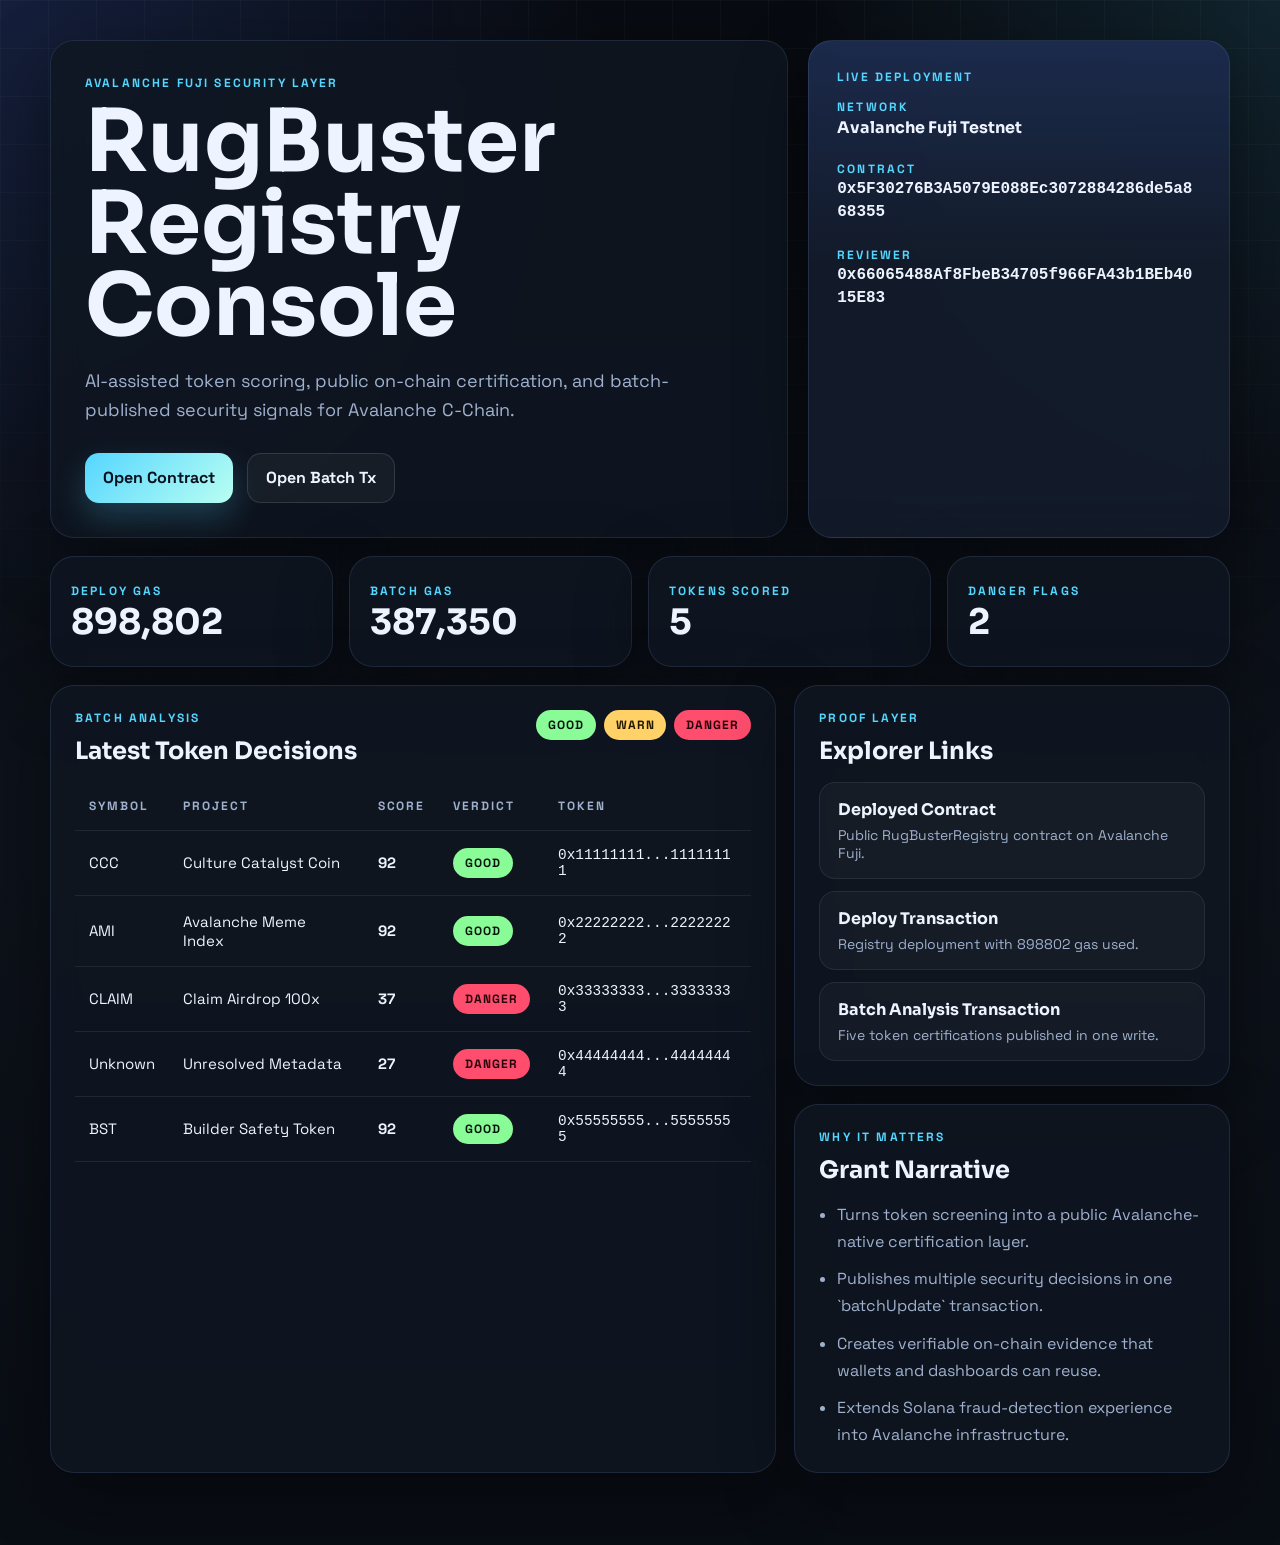
<file: ui/index.html>
<!DOCTYPE html>
<html lang="en">
<head>
  <meta charset="UTF-8">
  <meta name="viewport" content="width=device-width, initial-scale=1.0">
  <title>RugBuster Avalanche Console</title>
  <link rel="preconnect" href="https://fonts.googleapis.com">
  <link rel="preconnect" href="https://fonts.gstatic.com" crossorigin>
  <link href="https://fonts.googleapis.com/css2?family=Space+Grotesk:wght@400;500;700&family=Sora:wght@600;700;800&display=swap" rel="stylesheet">
  <link rel="stylesheet" href="./styles.css">
</head>
<body>
  <div class="grid-shell"></div>
  <main class="page">
    <section class="hero">
      <div class="hero-copy">
        <p class="eyebrow">Avalanche Fuji Security Layer</p>
        <h1>RugBuster Registry Console</h1>
        <p class="lede">
          AI-assisted token scoring, public on-chain certification, and batch-published
          security signals for Avalanche C-Chain.
        </p>
        <div class="hero-actions">
          <a class="button primary" id="contract-link" target="_blank" rel="noreferrer">Open Contract</a>
          <a class="button secondary" id="batch-link" target="_blank" rel="noreferrer">Open Batch Tx</a>
        </div>
      </div>
      <aside class="hero-panel">
        <p class="panel-label">Live Deployment</p>
        <div class="stat-stack">
          <div>
            <span class="stat-label">Network</span>
            <strong id="network-name"></strong>
          </div>
          <div>
            <span class="stat-label">Contract</span>
            <strong class="mono" id="contract-address"></strong>
          </div>
          <div>
            <span class="stat-label">Reviewer</span>
            <strong class="mono" id="reviewer-address"></strong>
          </div>
        </div>
      </aside>
    </section>

    <section class="summary-band">
      <article class="metric-card">
        <span class="metric-label">Deploy Gas</span>
        <strong id="deploy-gas"></strong>
      </article>
      <article class="metric-card">
        <span class="metric-label">Batch Gas</span>
        <strong id="batch-gas"></strong>
      </article>
      <article class="metric-card">
        <span class="metric-label">Tokens Scored</span>
        <strong id="token-count"></strong>
      </article>
      <article class="metric-card">
        <span class="metric-label">Danger Flags</span>
        <strong id="danger-count"></strong>
      </article>
    </section>

    <section class="content-grid">
      <section class="surface wide">
        <div class="surface-head">
          <div>
            <p class="surface-kicker">Batch Analysis</p>
            <h2>Latest Token Decisions</h2>
          </div>
          <div class="legend">
            <span class="pill good">GOOD</span>
            <span class="pill warn">WARN</span>
            <span class="pill danger">DANGER</span>
          </div>
        </div>
        <div class="table-wrap">
          <table>
            <thead>
              <tr>
                <th>Symbol</th>
                <th>Project</th>
                <th>Score</th>
                <th>Verdict</th>
                <th>Token</th>
              </tr>
            </thead>
            <tbody id="token-table"></tbody>
          </table>
        </div>
      </section>

      <section class="surface">
        <div class="surface-head">
          <div>
            <p class="surface-kicker">Proof Layer</p>
            <h2>Explorer Links</h2>
          </div>
        </div>
        <div class="link-list" id="proof-links"></div>
      </section>

      <section class="surface">
        <div class="surface-head">
          <div>
            <p class="surface-kicker">Why It Matters</p>
            <h2>Grant Narrative</h2>
          </div>
        </div>
        <ul class="narrative-list">
          <li>Turns token screening into a public Avalanche-native certification layer.</li>
          <li>Publishes multiple security decisions in one `batchUpdate` transaction.</li>
          <li>Creates verifiable on-chain evidence that wallets and dashboards can reuse.</li>
          <li>Extends Solana fraud-detection experience into Avalanche infrastructure.</li>
        </ul>
      </section>
    </section>
  </main>

  <script src="./app.js"></script>
</body>
</html>
</file>
<file: ui/styles.css>
:root {
  --bg: #0a0d12;
  --bg-soft: #111723;
  --panel: rgba(15, 22, 34, 0.82);
  --panel-strong: rgba(20, 28, 43, 0.94);
  --line: rgba(121, 155, 214, 0.16);
  --text: #eef4ff;
  --muted: #9fb1ce;
  --cyan: #55d6ff;
  --blue: #4d7bff;
  --lime: #8afc97;
  --amber: #ffd166;
  --red: #ff4d6d;
  --shadow: 0 22px 70px rgba(0, 0, 0, 0.45);
}

* {
  box-sizing: border-box;
}

html,
body {
  margin: 0;
  min-height: 100%;
  background:
    radial-gradient(circle at top left, rgba(77, 123, 255, 0.18), transparent 30%),
    radial-gradient(circle at top right, rgba(85, 214, 255, 0.12), transparent 24%),
    linear-gradient(180deg, #080b11 0%, #0d121b 52%, #090d14 100%);
  color: var(--text);
  font-family: "Space Grotesk", sans-serif;
}

body {
  position: relative;
}

.grid-shell {
  position: fixed;
  inset: 0;
  background-image:
    linear-gradient(rgba(255, 255, 255, 0.035) 1px, transparent 1px),
    linear-gradient(90deg, rgba(255, 255, 255, 0.035) 1px, transparent 1px);
  background-size: 48px 48px;
  mask-image: linear-gradient(180deg, rgba(0, 0, 0, 0.85), transparent);
  pointer-events: none;
}

.page {
  width: min(1180px, calc(100vw - 32px));
  margin: 0 auto;
  padding: 40px 0 72px;
}

.hero {
  display: grid;
  grid-template-columns: minmax(0, 1.4fr) minmax(300px, 0.8fr);
  gap: 20px;
  align-items: stretch;
}

.hero-copy,
.hero-panel,
.surface,
.metric-card {
  border: 1px solid var(--line);
  border-radius: 24px;
  background: var(--panel);
  box-shadow: var(--shadow);
  backdrop-filter: blur(16px);
}

.hero-copy {
  padding: 34px;
}

.hero-panel {
  padding: 28px;
  background:
    linear-gradient(180deg, rgba(77, 123, 255, 0.16), transparent 45%),
    var(--panel-strong);
}

.eyebrow,
.panel-label,
.surface-kicker,
.metric-label,
.stat-label {
  margin: 0 0 10px;
  color: var(--cyan);
  font-size: 12px;
  font-weight: 700;
  letter-spacing: 0.18em;
  text-transform: uppercase;
}

h1,
h2,
strong {
  font-family: "Sora", sans-serif;
}

h1 {
  margin: 0;
  font-size: clamp(2.8rem, 7vw, 5.4rem);
  line-height: 0.95;
  max-width: 10ch;
}

.lede {
  max-width: 54ch;
  margin: 20px 0 0;
  color: var(--muted);
  font-size: 18px;
  line-height: 1.6;
}

.hero-actions {
  display: flex;
  flex-wrap: wrap;
  gap: 14px;
  margin-top: 28px;
}

.button {
  display: inline-flex;
  align-items: center;
  justify-content: center;
  min-height: 50px;
  padding: 0 18px;
  border-radius: 14px;
  text-decoration: none;
  font-weight: 700;
  transition: transform 180ms ease, box-shadow 180ms ease, border-color 180ms ease;
}

.button:hover {
  transform: translateY(-1px);
}

.button.primary {
  color: #07111f;
  background: linear-gradient(135deg, var(--cyan), #b9fff2);
  box-shadow: 0 14px 30px rgba(85, 214, 255, 0.22);
}

.button.secondary {
  color: var(--text);
  border: 1px solid rgba(255, 255, 255, 0.12);
  background: rgba(255, 255, 255, 0.04);
}

.stat-stack {
  display: grid;
  gap: 18px;
}

.stat-stack strong {
  display: block;
  font-size: 1rem;
  line-height: 1.45;
}

.mono {
  font-family: "Courier New", monospace;
  font-size: 0.9rem;
  word-break: break-word;
}

.summary-band {
  display: grid;
  grid-template-columns: repeat(4, minmax(0, 1fr));
  gap: 16px;
  margin-top: 18px;
}

.metric-card {
  padding: 22px 20px;
}

.metric-card strong {
  display: block;
  font-size: clamp(1.5rem, 3vw, 2.2rem);
}

.content-grid {
  display: grid;
  grid-template-columns: minmax(0, 1.25fr) minmax(280px, 0.75fr);
  gap: 18px;
  margin-top: 18px;
}

.surface {
  padding: 24px;
}

.surface.wide {
  grid-row: span 2;
}

.surface-head {
  display: flex;
  align-items: flex-start;
  justify-content: space-between;
  gap: 16px;
  margin-bottom: 16px;
}

h2 {
  margin: 0;
  font-size: 1.5rem;
}

.legend {
  display: flex;
  flex-wrap: wrap;
  gap: 8px;
}

.pill {
  display: inline-flex;
  align-items: center;
  min-height: 30px;
  padding: 0 12px;
  border-radius: 999px;
  font-size: 12px;
  font-weight: 800;
  letter-spacing: 0.08em;
}

.pill.good {
  color: #04150a;
  background: var(--lime);
}

.pill.warn {
  color: #231700;
  background: var(--amber);
}

.pill.danger {
  color: #26030c;
  background: var(--red);
}

.table-wrap {
  overflow-x: auto;
}

table {
  width: 100%;
  border-collapse: collapse;
}

th,
td {
  padding: 16px 14px;
  border-bottom: 1px solid rgba(255, 255, 255, 0.08);
  text-align: left;
}

th {
  color: var(--muted);
  font-size: 12px;
  letter-spacing: 0.16em;
  text-transform: uppercase;
}

td {
  font-size: 15px;
}

.score {
  font-weight: 800;
}

.link-list {
  display: grid;
  gap: 12px;
}

.proof-link {
  display: block;
  padding: 16px 18px;
  border-radius: 16px;
  border: 1px solid rgba(255, 255, 255, 0.08);
  background: rgba(255, 255, 255, 0.03);
  color: var(--text);
  text-decoration: none;
}

.proof-link:hover {
  border-color: rgba(85, 214, 255, 0.4);
  box-shadow: 0 0 0 1px rgba(85, 214, 255, 0.1) inset;
}

.proof-link strong,
.proof-link span {
  display: block;
}

.proof-link span {
  margin-top: 6px;
  color: var(--muted);
  font-size: 14px;
}

.narrative-list {
  margin: 0;
  padding-left: 18px;
  color: var(--muted);
  line-height: 1.7;
}

.narrative-list li + li {
  margin-top: 10px;
}

@media (max-width: 980px) {
  .hero,
  .content-grid,
  .summary-band {
    grid-template-columns: 1fr;
  }

  .surface.wide {
    grid-row: auto;
  }
}

@media (max-width: 640px) {
  .page {
    width: min(100vw - 20px, 1180px);
    padding-top: 20px;
  }

  .hero-copy,
  .hero-panel,
  .surface,
  .metric-card {
    border-radius: 20px;
  }

  .hero-copy,
  .surface,
  .hero-panel {
    padding: 20px;
  }

  h1 {
    font-size: 2.6rem;
  }

  .lede {
    font-size: 16px;
  }
}
</file>
